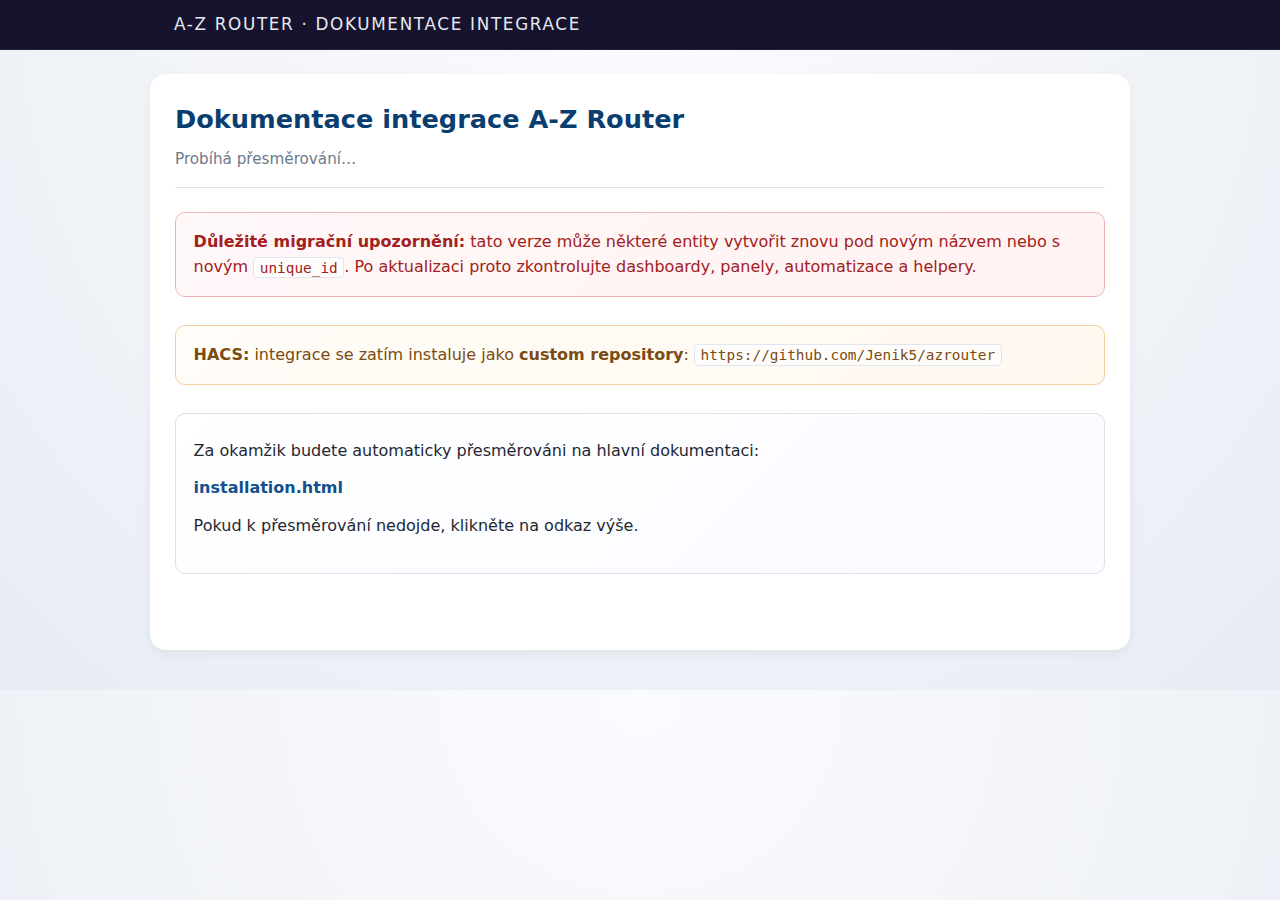
<file: docs/index.html>
<!DOCTYPE html>
<html lang="cs">
<head>
    <meta charset="UTF-8">
    <title>A-Z Router – Dokumentace</title>
    <meta name="viewport" content="width=device-width, initial-scale=1">
    <meta http-equiv="refresh" content="1; url=installation.html">
    <link rel="stylesheet" href="azrouter.css">
</head>
<body>

<header class="site-header">
    <div class="site-header-inner">
        <div class="site-title">A-Z ROUTER · Dokumentace integrace</div>
    </div>
</header>

<div class="page">
    <div class="page-header">
        <h1>Dokumentace integrace A-Z Router</h1>
        <p class="page-subtitle">Probíhá přesměrování…</p>
    </div>

    <div class="warning-banner">
        <p>
            <strong>Důležité migrační upozornění:</strong> tato verze může některé entity vytvořit znovu pod novým názvem nebo s novým
            <code>unique_id</code>. Po aktualizaci proto zkontrolujte dashboardy, panely, automatizace a helpery.
        </p>
    </div>

    <div class="note-banner">
        <p>
            <strong>HACS:</strong> integrace se zatím instaluje jako <strong>custom repository</strong>:
            <code>https://github.com/Jenik5/azrouter</code>
        </p>
    </div>

    <div class="step">
        <p>
            Za okamžik budete automaticky přesměrováni na hlavní dokumentaci:
        </p>
        <p>
            <a href="installation.html"><strong>installation.html</strong></a>
        </p>
        <p>
            Pokud k přesměrování nedojde, klikněte na odkaz výše.
        </p>
    </div>
</div>

</body>
</html>
</file>
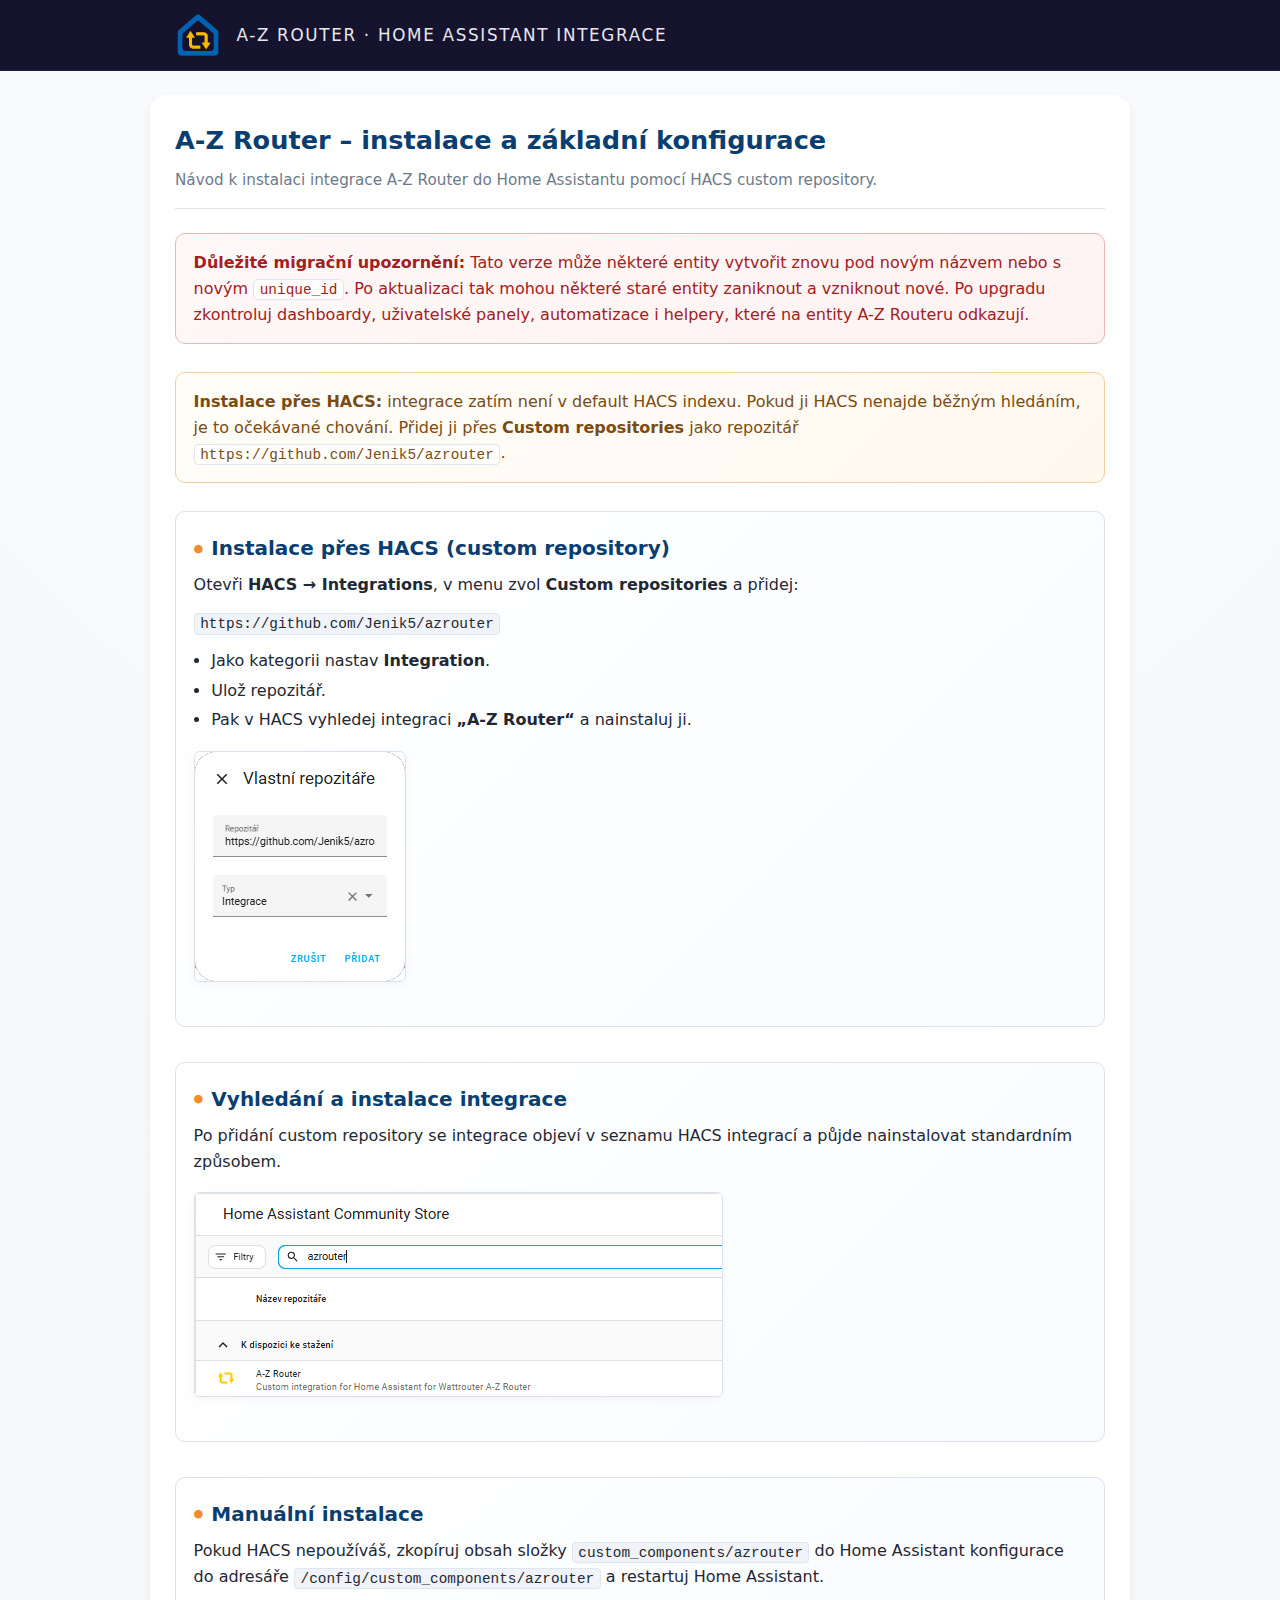
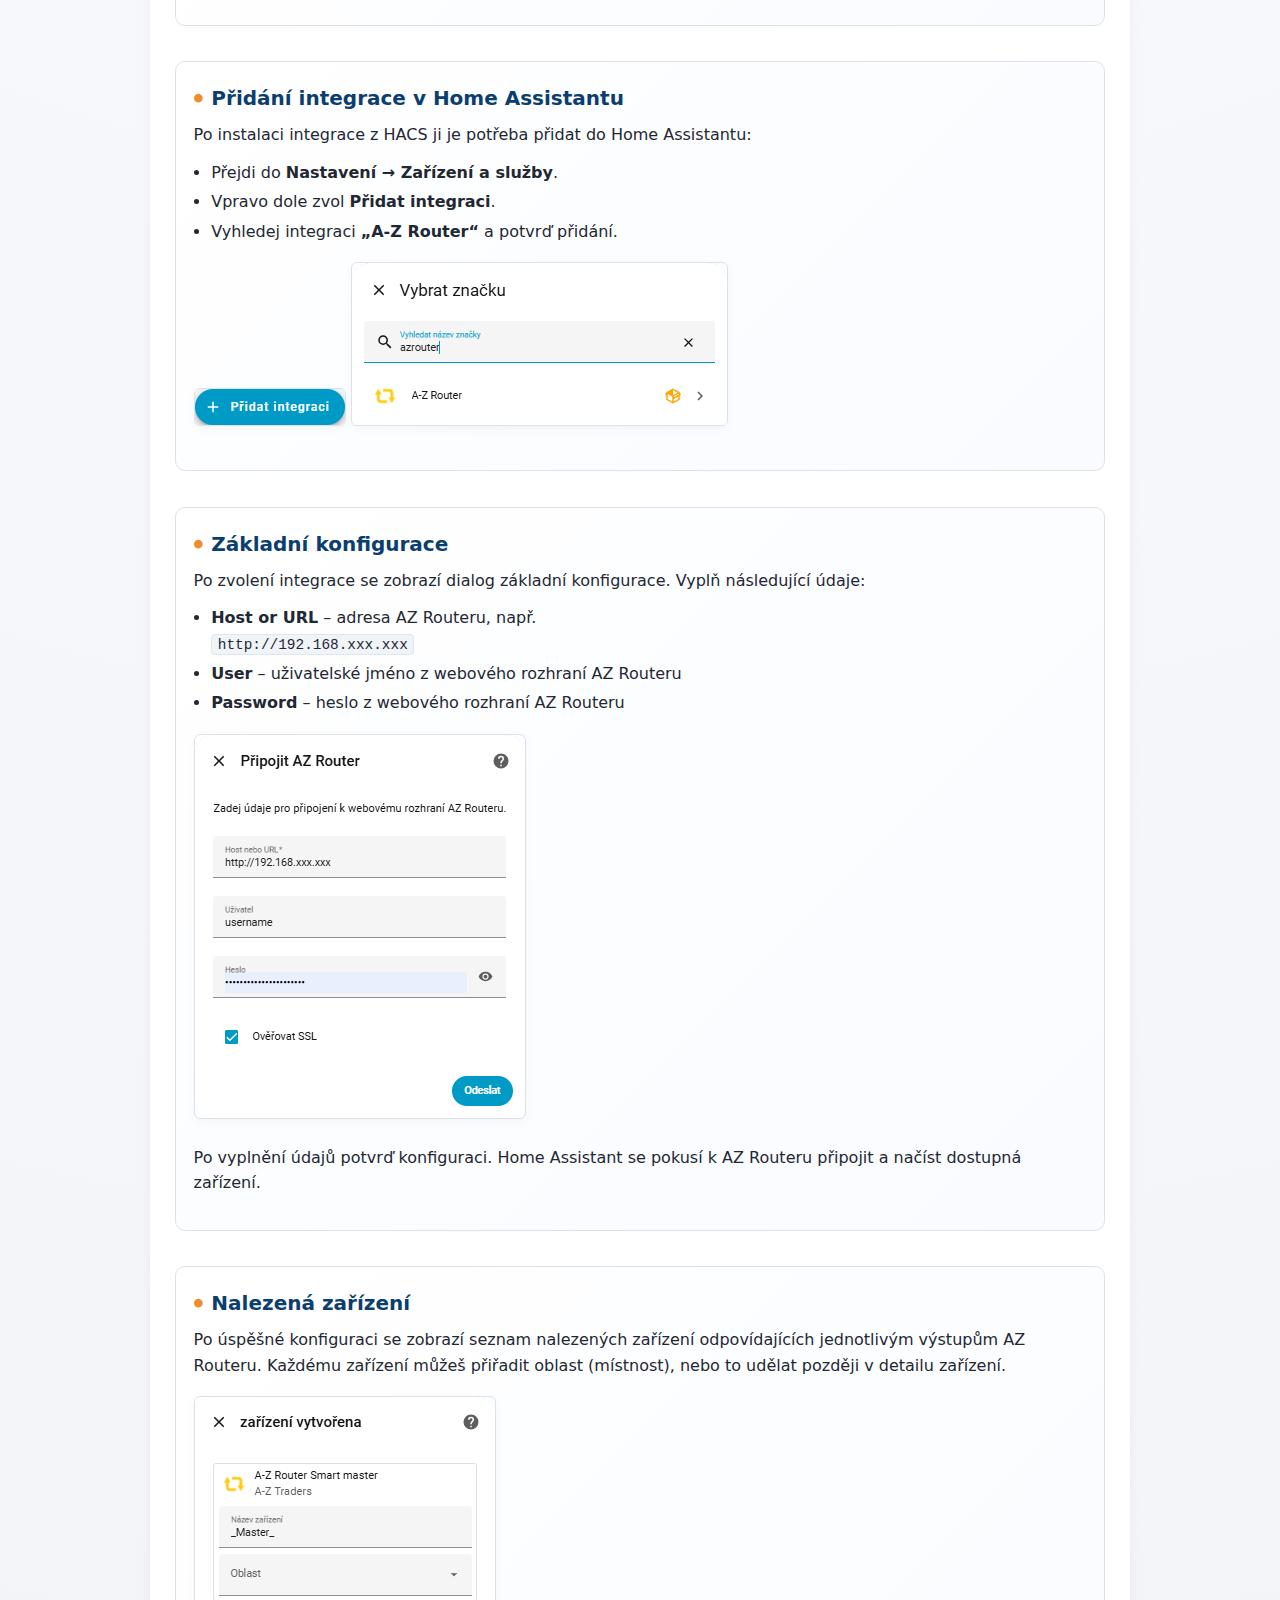
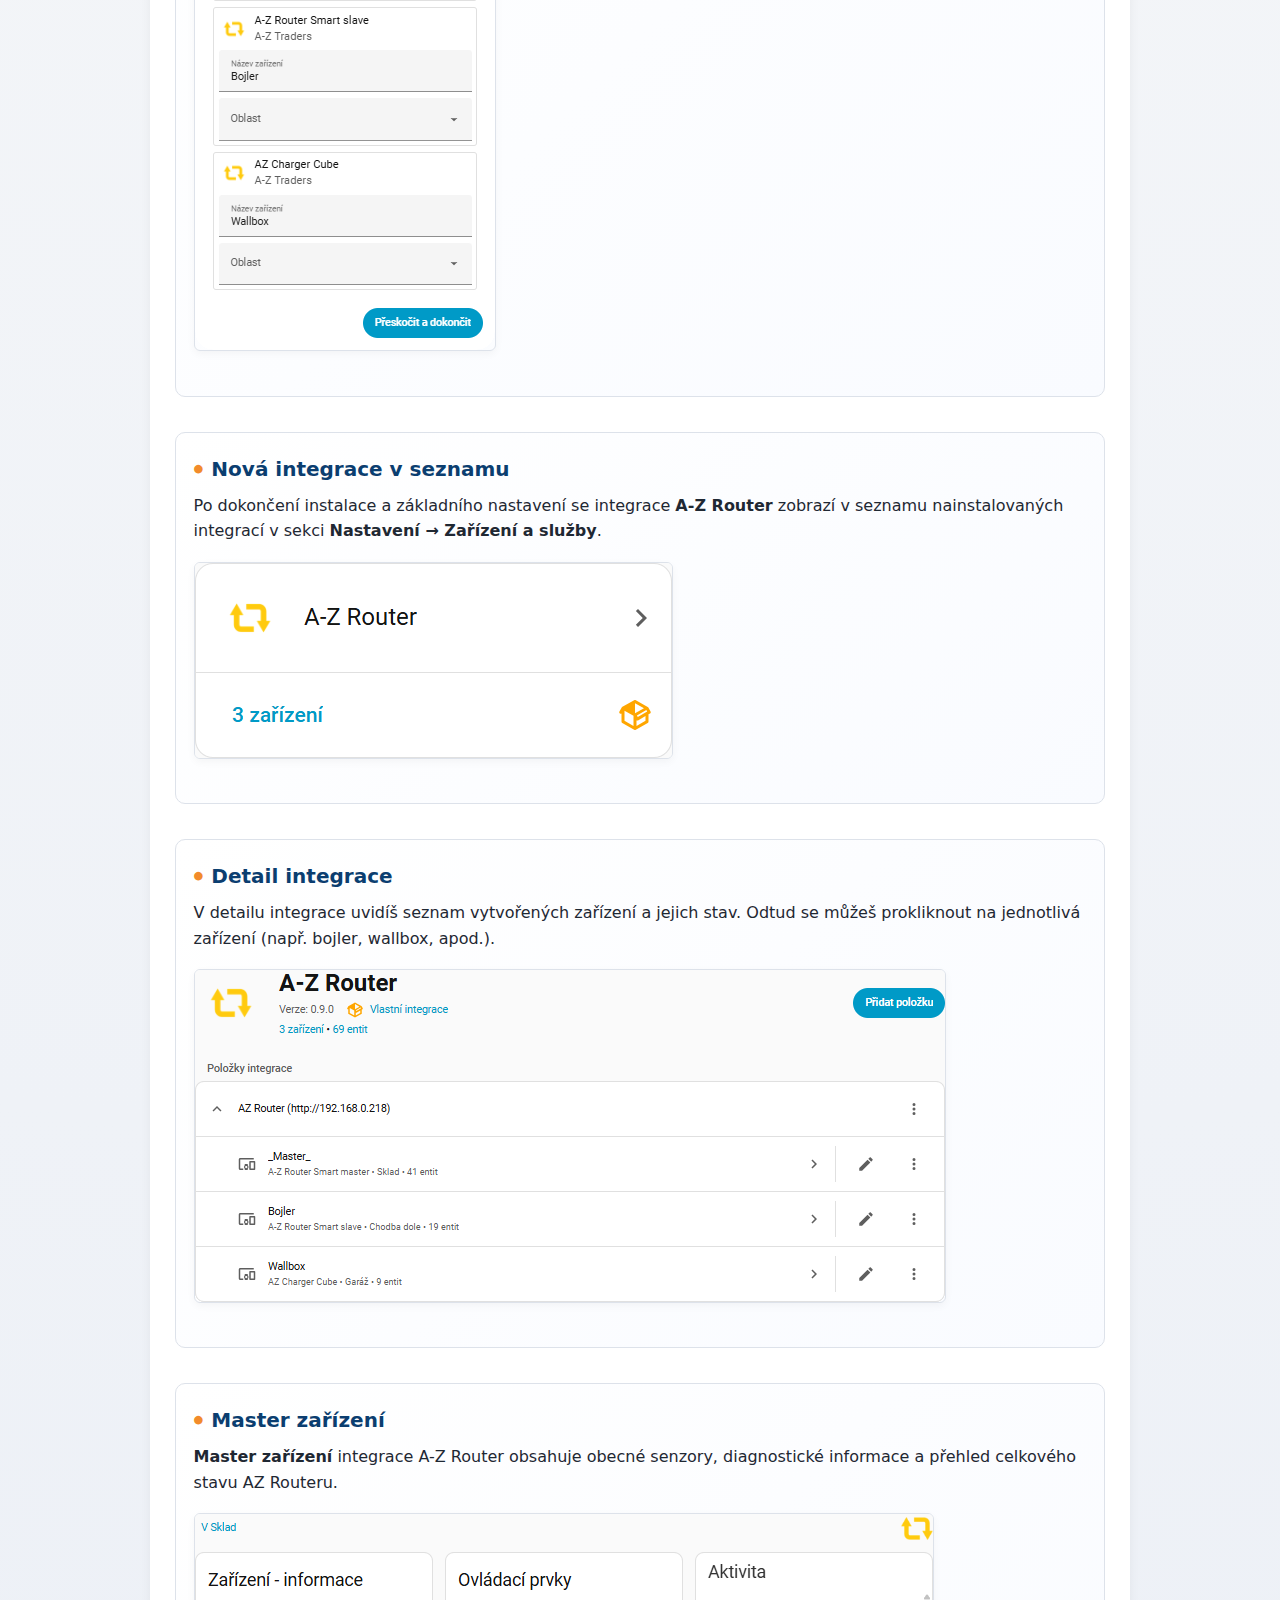
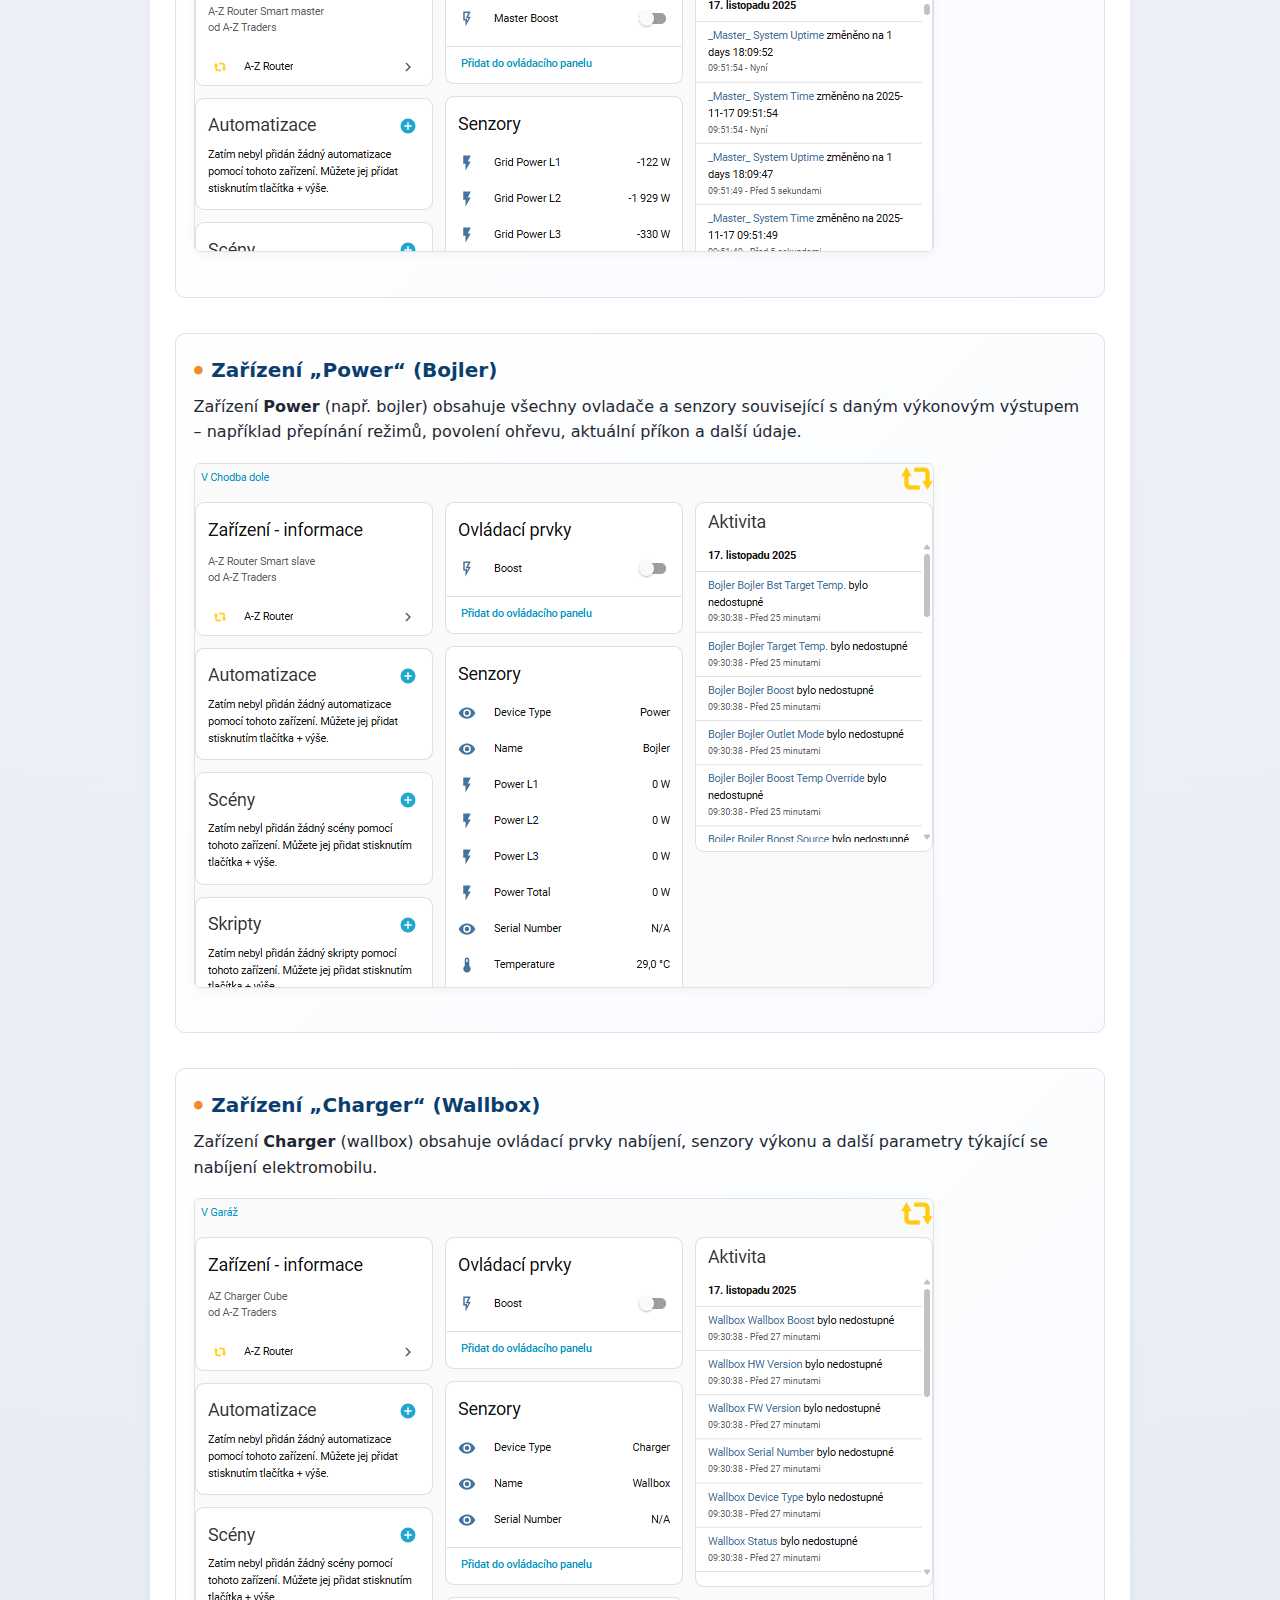
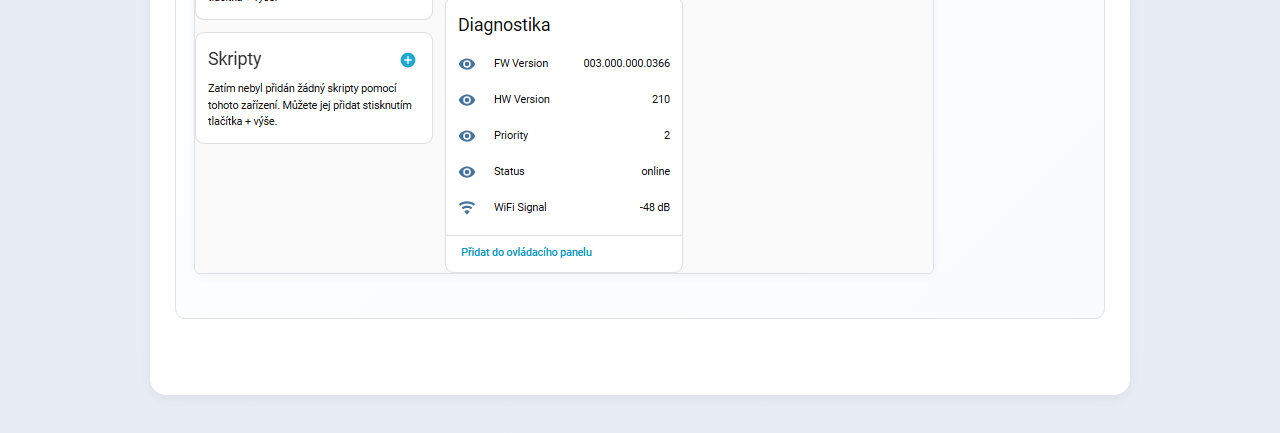
<file: docs/installation.html>
<!DOCTYPE html>
<html lang="cs">
<head>
    <meta charset="UTF-8">
    <title>A-Z Router – Instalace a základní konfigurace</title>
    <meta name="viewport" content="width=device-width, initial-scale=1">
    <!-- externí styl ve /docs/azrouter.css -->
    <link rel="stylesheet" href="azrouter.css">
</head>
<body>

    <header class="site-header">
        <div class="site-header-inner">
            <img src="img/azrouter-logo-doc.png" alt="A-Z ROUTER" class="site-logo">
            <div class="site-title">A-Z ROUTER · Home Assistant integrace</div>
        </div>
    </header>

    <div class="page">
        <div class="page-header">
            <h1>A-Z Router – instalace a základní konfigurace</h1>
            <p class="page-subtitle">
                Návod k instalaci integrace A-Z Router do Home Assistantu pomocí HACS custom repository.
            </p>
        </div>

        <div class="warning-banner">
            <p>
                <strong>Důležité migrační upozornění:</strong> Tato verze může některé entity vytvořit znovu pod novým názvem nebo s novým <code>unique_id</code>.
                Po aktualizaci tak mohou některé staré entity zaniknout a vzniknout nové. Po upgradu zkontroluj dashboardy,
                uživatelské panely, automatizace i helpery, které na entity A-Z Routeru odkazují.
            </p>
        </div>

        <div class="note-banner">
            <p>
                <strong>Instalace přes HACS:</strong> integrace zatím není v default HACS indexu. Pokud ji HACS nenajde běžným hledáním,
                je to očekávané chování. Přidej ji přes <strong>Custom repositories</strong> jako repozitář
                <code>https://github.com/Jenik5/azrouter</code>.
            </p>
        </div>

        <div class="step">
            <h2>Instalace přes HACS (custom repository)</h2>
            <p>
                Otevři <strong>HACS → Integrations</strong>, v menu zvol <strong>Custom repositories</strong> a přidej:
            </p>
            <p><code>https://github.com/Jenik5/azrouter</code></p>
            <ul>
                <li>Jako kategorii nastav <strong>Integration</strong>.</li>
                <li>Ulož repozitář.</li>
                <li>Pak v HACS vyhledej integraci <strong>„A-Z Router“</strong> a nainstaluj ji.</li>
            </ul>
            <img src="img/azrouter_hacs_04.png" alt="Přidání vlastního repozitáře v HACS">
        </div>

        <div class="step">
            <h2>Vyhledání a instalace integrace</h2>
            <p>
                Po přidání custom repository se integrace objeví v seznamu HACS integrací a půjde nainstalovat standardním způsobem.
            </p>
            <img src="img/azrouter_hacs_01.png" alt="Integrace A-Z Router v HACS Store">
        </div>

        <div class="step">
            <h2>Manuální instalace</h2>
            <p>
                Pokud HACS nepoužíváš, zkopíruj obsah složky <code>custom_components/azrouter</code> do Home Assistant konfigurace
                do adresáře <code>/config/custom_components/azrouter</code> a restartuj Home Assistant.
            </p>
        </div>

        <div class="step">
            <h2>Přidání integrace v Home Assistantu</h2>
            <p>
                Po instalaci integrace z HACS ji je potřeba přidat do Home Assistantu:
            </p>
            <ul>
                <li>Přejdi do <strong>Nastavení → Zařízení a služby</strong>.</li>
                <li>Vpravo dole zvol <strong>Přidat integraci</strong>.</li>
                <li>Vyhledej integraci <strong>„A-Z Router“</strong> a potvrď přidání.</li>
            </ul>
            <img src="img/azrouter_hacs_05.png" alt="Přidání integrace v Zařízení a služby">
            <img src="img/azrouter_hacs_06.png" alt="Přidání integrace v Zařízení a služby">
        </div>

        <div class="step">
            <h2>Základní konfigurace</h2>
            <p>
                Po zvolení integrace se zobrazí dialog základní konfigurace. Vyplň následující údaje:
            </p>
            <ul>
                <li>
                    <strong>Host or URL</strong> – adresa AZ Routeru, např.<br>
                    <code>http://192.168.xxx.xxx</code>
                </li>
                <li>
                    <strong>User</strong> – uživatelské jméno z webového rozhraní AZ Routeru
                </li>
                <li>
                    <strong>Password</strong> – heslo z webového rozhraní AZ Routeru
                </li>
            </ul>
            <img src="img/azrouter_hacs_07.png" alt="Základní konfigurace integrace A-Z Router">
            <p>
                Po vyplnění údajů potvrď konfiguraci. Home Assistant se pokusí k AZ Routeru připojit a načíst dostupná zařízení.
            </p>
        </div>

        <div class="step">
            <h2>Nalezená zařízení</h2>
            <p>
                Po úspěšné konfiguraci se zobrazí seznam nalezených zařízení odpovídajících jednotlivým výstupům AZ Routeru.
                Každému zařízení můžeš přiřadit oblast (místnost), nebo to udělat později v detailu zařízení.
            </p>
            <img src="img/azrouter_hacs_08.png" alt="Seznam nalezených zařízení A-Z Routeru a přiřazení oblastí">
        </div>

        <div class="step">
            <h2>Nová integrace v seznamu</h2>
            <p>
                Po dokončení instalace a základního nastavení se integrace
                <strong>A-Z Router</strong> zobrazí v seznamu nainstalovaných integrací v sekci
                <strong>Nastavení → Zařízení a služby</strong>.
            </p>
            <img src="img/azrouter_hacs_09.png" alt="Integrace A-Z Router v seznamu integrací">
        </div>

        <div class="step">
            <h2>Detail integrace</h2>
            <p>
                V detailu integrace uvidíš seznam vytvořených zařízení a jejich stav.
                Odtud se můžeš prokliknout na jednotlivá zařízení (např. bojler, wallbox, apod.).
            </p>
            <img src="img/azrouter_hacs_10.png" alt="Detail integrace A-Z Router a seznam zařízení">
        </div>

        <div class="step">
            <h2>Master zařízení</h2>
            <p>
                <strong>Master zařízení</strong> integrace A-Z Router obsahuje obecné senzory,
                diagnostické informace a přehled celkového stavu AZ Routeru.
            </p>
            <img src="img/azrouter_hacs_11.png" alt="Master zařízení integrace A-Z Router">
        </div>

        <div class="step">
            <h2>Zařízení „Power“ (Bojler)</h2>
            <p>
                Zařízení <strong>Power</strong> (např. bojler) obsahuje všechny ovladače a senzory
                související s daným výkonovým výstupem – například přepínání režimů, povolení ohřevu,
                aktuální příkon a další údaje.
            </p>
            <img src="img/azrouter_hacs_02.png" alt="Zařízení Power – bojler">
        </div>

        <div class="step">
            <h2>Zařízení „Charger“ (Wallbox)</h2>
            <p>
                Zařízení <strong>Charger</strong> (wallbox) obsahuje ovládací prvky nabíjení,
                senzory výkonu a další parametry týkající se nabíjení elektromobilu.
            </p>
            <img src="img/azrouter_hacs_03.png" alt="Zařízení Charger – wallbox">
        </div>

    </div>
</body>
</html>
</file>
<file: docs/azrouter.css>
:root {
    --az-primary: #0b3e70;      /* tmavší modrá */
    --az-primary-light: #12518f;
    --az-accent: #f28b2b;       /* oranžový akcent */
    --az-danger: #a32020;
    --az-danger-bg: #fff2f2;
    --az-danger-border: #f0b4b4;
    --az-note-bg: #fff8ef;
    --az-note-border: #f4d0a0;
    --az-note-text: #7a4b12;
    --az-bg: #f3f5f8;
    --az-card-bg: #ffffff;
    --az-border: #dde2ea;
    --az-text: #1f2833;
    --az-muted: #6c7a89;
    --az-radius-lg: 10px;
    --az-radius-md: 6px;
    --az-shadow-soft: 0 4px 12px rgba(0, 0, 0, 0.05);
}

/* základ stránky */

*,
*::before,
*::after {
    box-sizing: border-box;
}

body {
    margin: 0;
    padding: 0;
    background: radial-gradient(circle at top, #f9fbff 0, #f3f5f8 45%, #e7ecf5 100%);
    font-family: system-ui, -apple-system, BlinkMacSystemFont, "Segoe UI", sans-serif;
    color: var(--az-text);
    line-height: 1.6;
}

/* horní lišta s logem (volitelné) */

/* Horní tmavý banner */
.site-header {
    background: #15132E; /* tmavá z A-Z Traders */
    border-bottom: 1px solid rgba(255, 255, 255, 0.05);
    padding: 0.4rem 0;
    position: sticky;
    top: 0;
    z-index: 10;
}

.site-header-inner {
    max-width: 980px;
    margin: 0 auto;
    padding: 0.3rem 1.5rem;
    display: flex;
    align-items: center;
    gap: 0.9rem;
}

.site-logo {
    height: 48px;
    width: auto;
    display: block;
}

.site-title {
    font-size: 1.05rem;
    text-transform: uppercase;
    letter-spacing: 0.10em;
    color: #e6e8ee;   /* světle šedá – dobře čitelná na tmavém pozadí */
}

/* obsah stránky */

.page {
    max-width: 980px;
    margin: 1.5rem auto 2.5rem;
    padding: 1.5rem 1.5rem 2.5rem;
    background: var(--az-card-bg);
    border-radius: 16px;
    box-shadow: var(--az-shadow-soft);
    border: 1px solid rgba(255,255,255,0.7);
}

/* záhlaví návodu */

.page-header {
    border-bottom: 1px solid var(--az-border);
    padding-bottom: 1rem;
    margin-bottom: 1.5rem;
}

.page-header h1 {
    margin: 0 0 0.4rem;
    font-size: 1.6rem;
    font-weight: 600;
    color: var(--az-primary);
}

.page-subtitle {
    margin: 0;
    font-size: 0.95rem;
    color: var(--az-muted);
}

.warning-banner,
.note-banner {
    margin: 1.25rem 0 1.75rem;
    padding: 1rem 1.1rem;
    border-radius: var(--az-radius-lg);
    border: 1px solid;
}

.warning-banner {
    background: linear-gradient(135deg, #fff8f8, var(--az-danger-bg));
    border-color: var(--az-danger-border);
    color: var(--az-danger);
}

.note-banner {
    background: linear-gradient(135deg, #fffdf8, var(--az-note-bg));
    border-color: var(--az-note-border);
    color: var(--az-note-text);
}

.warning-banner p,
.note-banner p {
    margin: 0;
}

.warning-banner strong,
.note-banner strong {
    color: inherit;
}

.warning-banner code,
.note-banner code {
    background: rgba(255, 255, 255, 0.65);
}

/* kroková struktura */

.step {
    margin-bottom: 2.2rem;
    padding: 1.25rem 1.1rem 1.4rem;
    border-radius: var(--az-radius-lg);
    border: 1px solid var(--az-border);
    background: linear-gradient(135deg, #ffffff, #f9fbff);
}

.step h2 {
    margin-top: 0;
    margin-bottom: 0.5rem;
    font-size: 1.25rem;
    font-weight: 600;
    color: var(--az-primary);
    display: flex;
    align-items: center;
    gap: 0.5rem;
}

.step h2::before {
    content: "●";
    font-size: 0.7rem;
    color: var(--az-accent);
}

.step p {
    margin: 0.25rem 0 0.75rem;
}

.step ul {
    margin: 0.25rem 0 0.75rem;
    padding-left: 1.1rem;
}

.step li + li {
    margin-top: 0.25rem;
}

/* zvýraznění textu */

code {
    background: #f0f3f8;
    padding: 0.1rem 0.35rem;
    border-radius: 4px;
    font-size: 0.9em;
    font-family: "Consolas", "SFMono-Regular", Menlo, Monaco, monospace;
    border: 1px solid #e0e6f0;
}

/* obrázky */

.step img {
    max-width: 100%;
    height: auto;
    border-radius: var(--az-radius-md);
    border: 1px solid var(--az-border);
    margin: 0.35rem 0 0.9rem;
    box-shadow: 0 3px 8px rgba(0,0,0,0.04);
}

/* drobné prvky */

.badge {
    display: inline-block;
    padding: 0.1rem 0.45rem;
    font-size: 0.75rem;
    border-radius: 999px;
    text-transform: uppercase;
    letter-spacing: 0.08em;
    background: rgba(11, 62, 112, 0.06);
    color: var(--az-primary);
}

/* odkazové prvky (např. budoucí tlačítko) */

a {
    color: var(--az-primary-light);
    text-decoration: none;
}

a:hover {
    color: var(--az-accent);
    text-decoration: underline;
}

/* responzivní drobnosti */

@media (max-width: 720px) {
    .site-header-inner {
        padding-inline: 1rem;
    }

    .page {
        margin: 1rem;
        padding: 1rem 1rem 1.8rem;
    }

    .page-header h1 {
        font-size: 1.35rem;
    }

    .step {
        padding: 1rem 0.85rem 1.1rem;
    }
}
</file>
